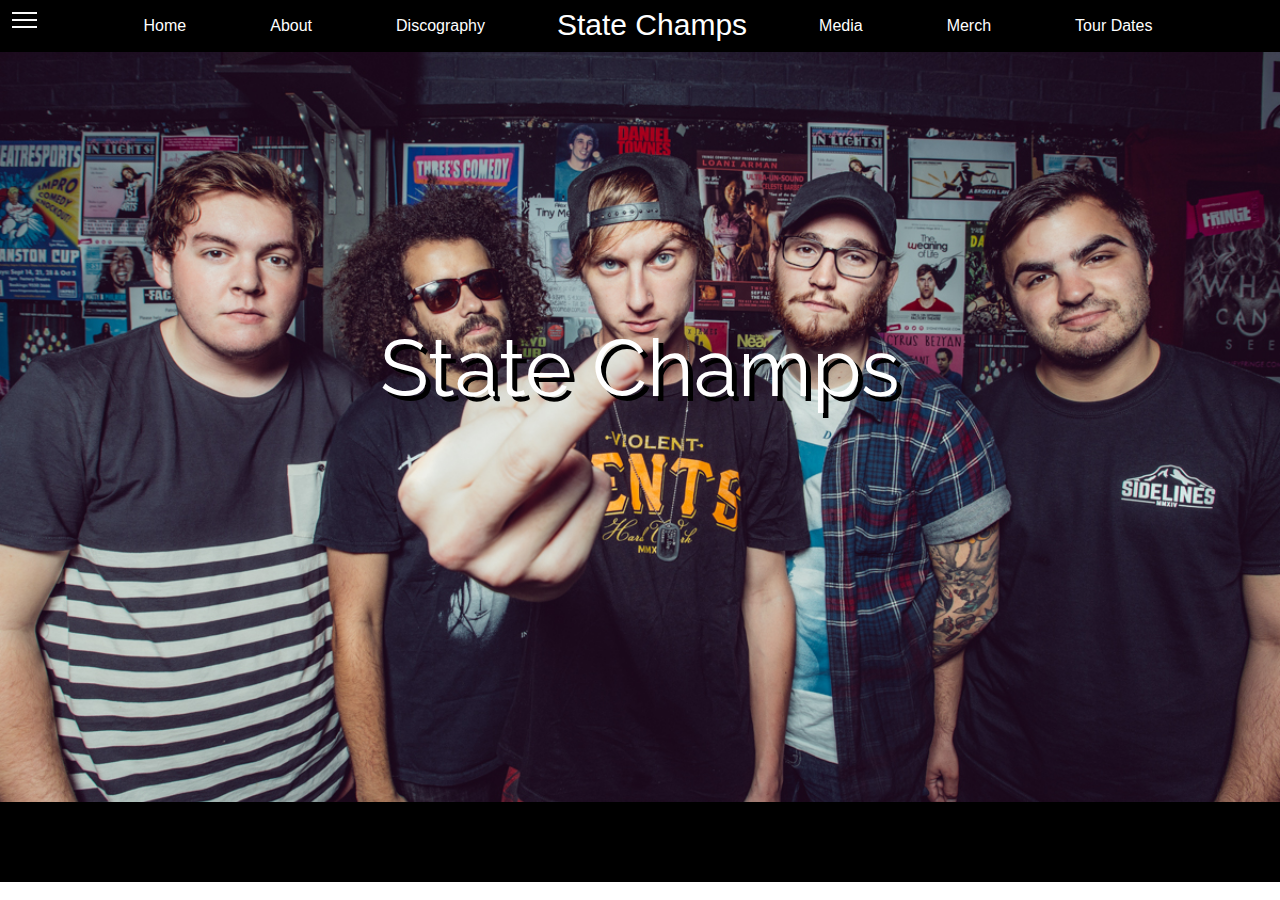
<file: index.html>
<!doctype html>
<html lang="en">
<head>
  <meta charset="UTF-8" />
  <meta name="description" content="Website for State Champs" />
  <meta name="author" content="Jiahao Tan">
  <meta name="viewport" content="width=device-width, initial-scale=1">
  <title>State Champs Home</title>
  <link rel="stylesheet" type="text/css" href="./assets/stylesheets/normalize.min.css" />
  <!-- OPTIONAL IMPORTS -->
  <link rel="stylesheet" type="text/css" href="./assets/stylesheets/bulma.min.css" />
  <link rel="stylesheet" type="text/css" href="https://fonts.googleapis.com/css?family=Raleway" />
  <link rel="stylesheet" href="https://use.fontawesome.com/releases/v5.0.13/css/all.css" integrity="sha384-DNOHZ68U8hZfKXOrtjWvjxusGo9WQnrNx2sqG0tfsghAvtVlRW3tvkXWZh58N9jp" crossorigin="anonymous">
  <link rel="stylesheet" type="text/css" href="../assets/stylesheets/plugins/jquery.fatNav.min.css" />
  <!-- END OPTIONAL IMPORTS -->
  <link rel="stylesheet" type="text/css" href="./assets/stylesheets/styles.css" />
</head>
<body>
  <nav class="navbar" role="navigation" aria-label="main navigation">
      <div class="container">
      <div class="navbar-menu" id="navMenu">
        <div class="navbar-center">
          <a class="navbar-item" href="/">Home</a>
          <a class="navbar-item" href="about.html">About</a>
          <a class="navbar-item" href="discography.html">Discography</a>
          <h1 class="logo">State Champs</h1>
          <a class="navbar-item" href="media.html">Media</a>
          <a class="navbar-item" href="merch.html">Merch</a>
          <a class="navbar-item" href="tour-dates.html">Tour Dates</a>
        </div>
      </div>
      <!-- <a class="navbar-burger" data-target="navMenu" aria-label="menu" aria-expanded="false"> -->
       <!-- <span aria-hidden="true"></span> -->
       <!-- <span aria-hidden="true"></span>  -->
       <!-- <span aria-hidden="true"></span>  -->
       <!-- </a>  -->
      <div class="fat-nav">
        <div class="fat-nav__wrapper">
          <ul>
            <li><a class="navbar-item" href="/">Home</a></li>
            <li><a class="navbar-item" href="about.html">About</a></li>
            <li><a class="navbar-item" href="discography.html">Discography</a></li>
            <li><a class="navbar-item" href="media.html">Media</a></li>
            <li><a class="navbar-item" href="merch.html">Merch</a></li>
            <li><a class="navbar-item" href="tour-dates.html">Tour Dates</a></li>
          </ul>
        </div>
      </div>
    </div>
  </nav>
  <main>
   <section class="hero-home is-dark">
      <div class="home-title has-text-centered">
        <h1>State Champs</h1>
      </div>
   </section>
  </main>
</body>
<footer>
  <div class="footer-links">
    <a href="https://www.facebook.com/statechampsny/">
      <div class="icon" style="font-size: 2em; color: white">
        <i class="fab fa-facebook-square"></i>
      </div>
    </a>
    <a href="https://www.youtube.com/user/PureNoiseRecs">
      <div class="icon" style="font-size: 2em; color: white">
        <i class="fab fa-youtube-square"></i>
      </div>
    </a>
    <a href="https://twitter.com/State_Champs?ref_src=twsrc%5Egoogle%7Ctwcamp%5Eserp%7Ctwgr%5Eauthor">
      <div class="icon" style="font-size: 2em; color: white">
        <i class="fab fa-twitter-square"></i>
      </div>
    </a>
    <a href="https://open.spotify.com/artist/1qqdO7xMptucPDMopsOdkr">
      <div class="icon" style="font-size: 2em; color: white">
        <i class="fab fa-spotify"></i>
      </div>
    </a>
  </div>
</footer>
<script src="../assets/javascripts/jquery.min.js"></script>
<script src="../assets/javascripts/plugins/jquery.fatNav.min.js"></script>
<script>
  $(document).ready(function(){
    console.log('jquery is enabled');
    $.fatNav();
  });
</script>
</html>
</file>
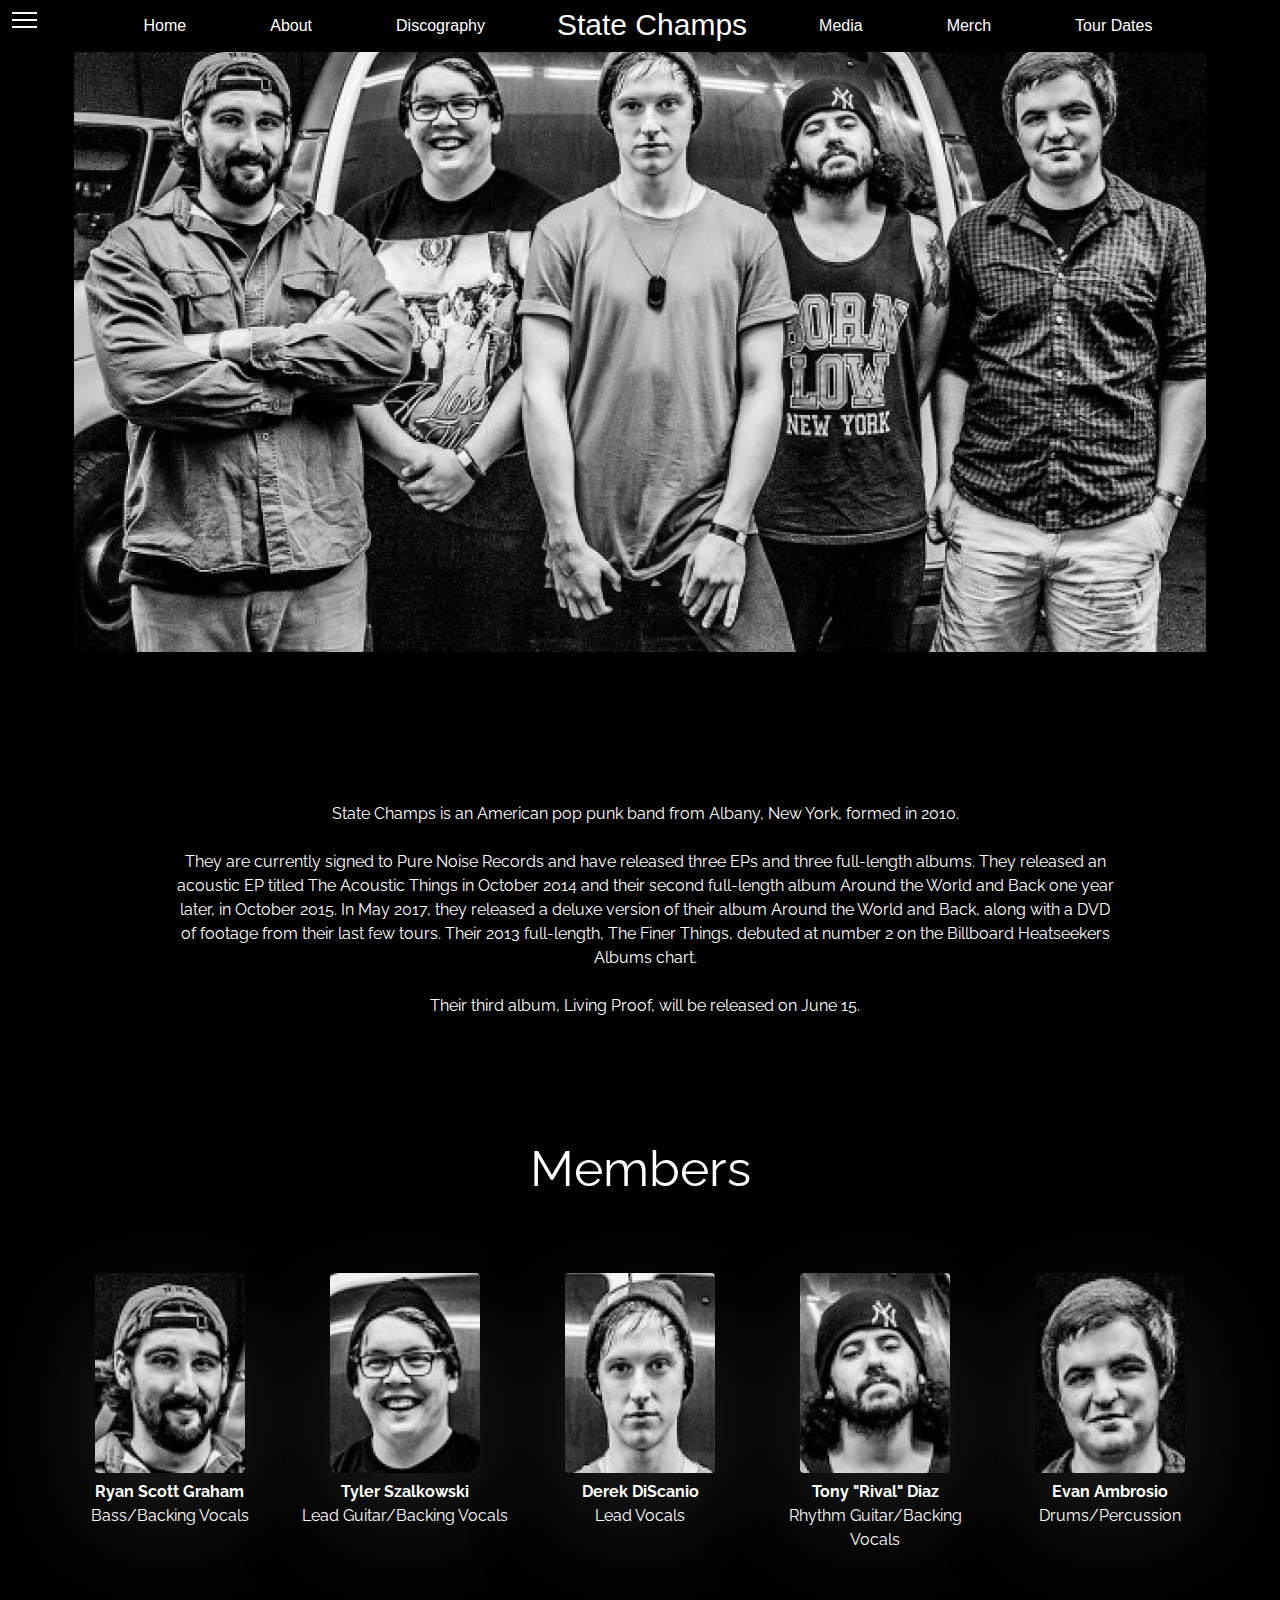
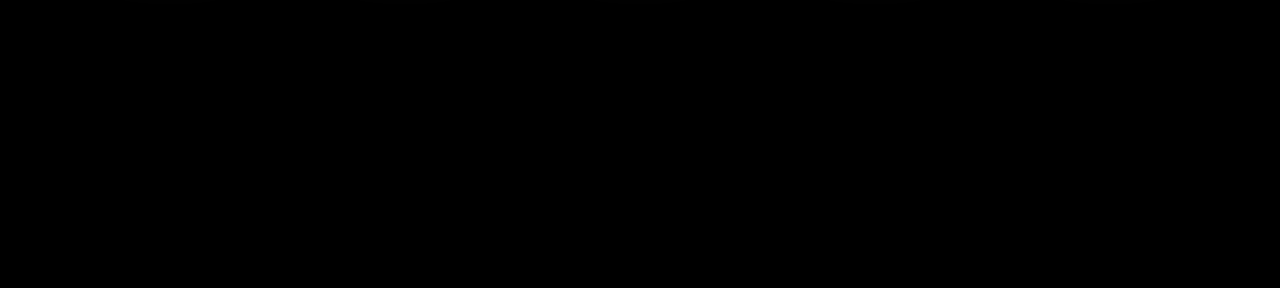
<file: about.html>
<!doctype html>
<html lang="en">
<head>
  <meta charset="UTF-8" />
  <meta name="description" content="Website for State Champs" />
  <meta name="author" content="Jiahao Tan">
  <meta name="viewport" content="width=device-width, initial-scale=1">
  <title>State Champs About</title>
  <link rel="stylesheet" type="text/css" href="./assets/stylesheets/normalize.min.css" />
  <!-- OPTIONAL IMPORTS -->
  <link rel="stylesheet" type="text/css" href="./assets/stylesheets/bulma.min.css" />
  <link rel="stylesheet" type="text/css" href="https://fonts.googleapis.com/css?family=Raleway" />
  <link rel="stylesheet" type="text/css" href="../assets/stylesheets/plugins/jquery.fatNav.min.css" />
  <!-- END OPTIONAL IMPORTS -->
  <link rel="stylesheet" type="text/css" href="./assets/stylesheets/styles.css" />
  <style>
   body{
     background-color: black;
    }
  </style>
</head>
<body>
  <nav class="navbar" role="navigation" aria-label="main navigation">
    <div class="container">
      <div class="navbar-menu" id="navMenu">
        <div class="navbar-center">
          <a class="navbar-item" href="/">Home</a>
          <a class="navbar-item" href="about.html">About</a>
          <a class="navbar-item" href="discography.html">Discography</a>
          <h1 class="logo">State Champs</h1>
          <a class="navbar-item" href="media.html">Media</a>
          <a class="navbar-item" href="merch.html">Merch</a>
          <a class="navbar-item" href="tour-dates.html">Tour Dates</a>
        </div>
      </div>
     <!-- <a class="navbar-burger" data-target="navMenu" aria-label="menu" aria-expanded="false">  -->
     <!-- <span aria-hidden="true"></span> -->
     <!-- <span aria-hidden="true"></span> -->
     <!-- <span aria-hidden="true"></span> -->
     <!-- </a> -->
      <div class="fat-nav">
        <div class="fat-nav__wrapper">
          <ul>
            <li><a class="navbar-item" href="/">Home</a></li>
            <li><a class="navbar-item" href="about.html">About</a></li>
            <li><a class="navbar-item" href="discography.html">Discography</a></li>
            <li><a class="navbar-item" href="media.html">Media</a></li>
            <li><a class="navbar-item" href="merch.html">Merch</a></li>
            <li><a class="navbar-item" href="tour-dates.html">Tour Dates</a></li>
          </ul>
        </div>
      </div>
    </div>
  </nav>
  <main>
    <section  class="about-background">
     <div class="hero --about is-dark">
     </div>
      <div class="container">
       <p class="about-introduction">
         State Champs is an American pop punk band from Albany, New York, formed in 2010.<br><br>They are currently signed to Pure Noise Records and have released three EPs and three full-length albums. They released an acoustic EP titled The Acoustic Things in October 2014 and their second full-length album Around the World and Back one year later, in October 2015. In May 2017, they released a deluxe version of their album Around the World and Back, along with a DVD of footage from their last few tours. Their 2013 full-length, The Finer Things, debuted at number 2 on the Billboard Heatseekers Albums chart.<br><br>Their third album, Living Proof, will be released on June 15.
        </p>
      </div>
      </br>
      </br>
      </br>
      </br>
      </br>
        <!-- <p class="profile-introduction1"> -->
          <!-- <img src="./assets/images/about/1.png" alt="about"  /> -->
          <!-- <img src="./assets/images/about/3.png" alt="about"  /> -->
          <!-- <img src="./assets/images/about/2.png" alt="about"  /> -->
        <!-- </p> -->
      <div class="subtitle has-text-centered">
        <h2>Members</h2>
      </div>
      <div class="section">
        <div class="container">
          <div class="columns">
            <div class="column">
              <ul class="band-list has-text-centered">
              <img src="./assets/images/about/1.png" alt="Ryan">
              <li>
                <b>Ryan Scott Graham</b>
              </li>
              <li>
                Bass/Backing Vocals <br> <br>
              </li>
            </ul>
            </div>
            <div class="column">
            <ul class="band-list has-text-centered">
              <img src="./assets/images/about/2.png" alt="Tyler">
              <li>
                <b>Tyler Szalkowski</b>
              </li>
              <li>
              Lead Guitar/Backing Vocals<br> <br>
              </li>
            </ul>
          </div>
          <div class="column">
            <ul class="band-list has-text-centered">
              <img src="./assets/images/about/3.png" alt="Derek">
              <li>
                <b>Derek DiScanio</b>
              </li>
              <li>
                Lead Vocals<br> <br>
              </li>
            </ul>
          </div>
          <div class="column">
            <ul class="band-list has-text-centered">
              <img src="./assets/images/about/4.png" alt="Tony">
              <li>
                <b>Tony "Rival" Diaz</b>
              </li>
              <li>
                Rhythm Guitar/Backing Vocals<br> <br>
              </li>
            </ul>
          </div>
          <div class="column">
            <ul class="band-list has-text-centered">
              <img src="./assets/images/about/5.png" alt="Evan">
              <li>
                <b>Evan Ambrosio</b>
              </li>
              <li>
                Drums/Percussion<br> <br>
              </li>
            </ul>
          </div>
        </div>
      </div>
    </div>

        </br>
        </br>
        </br>
        </br>
        </br>
        </br>
        </br>
        </br>
        </br>
        </br>
        </br>
        <!-- <p class="profile-introduction2"> -->
          <!-- <img src="./assets/images/about/4.png" alt="about"  /> -->
          <!-- <img src="./assets/images/about/5.png" alt="about"  /> -->
   </section>
  </main>
  <!-- <footer class="footer"> -->
    <!-- <div class="container"> -->
      <!-- <div class="content has-text-centered"> -->
        <!-- ...your footer content goes here... -->
      <!-- </div> -->
    <!-- </div> -->
  <!-- </footer> -->
</body>
<script src="./assets/javascripts/jquery.min.js"></script>
<script src="../assets/javascripts/plugins/jquery.fatNav.min.js"></script>
<script>
  $(document).ready(function(){
    console.log('jquery is enabled');
    $.fatNav();
  });
</script>
</html>
</file>
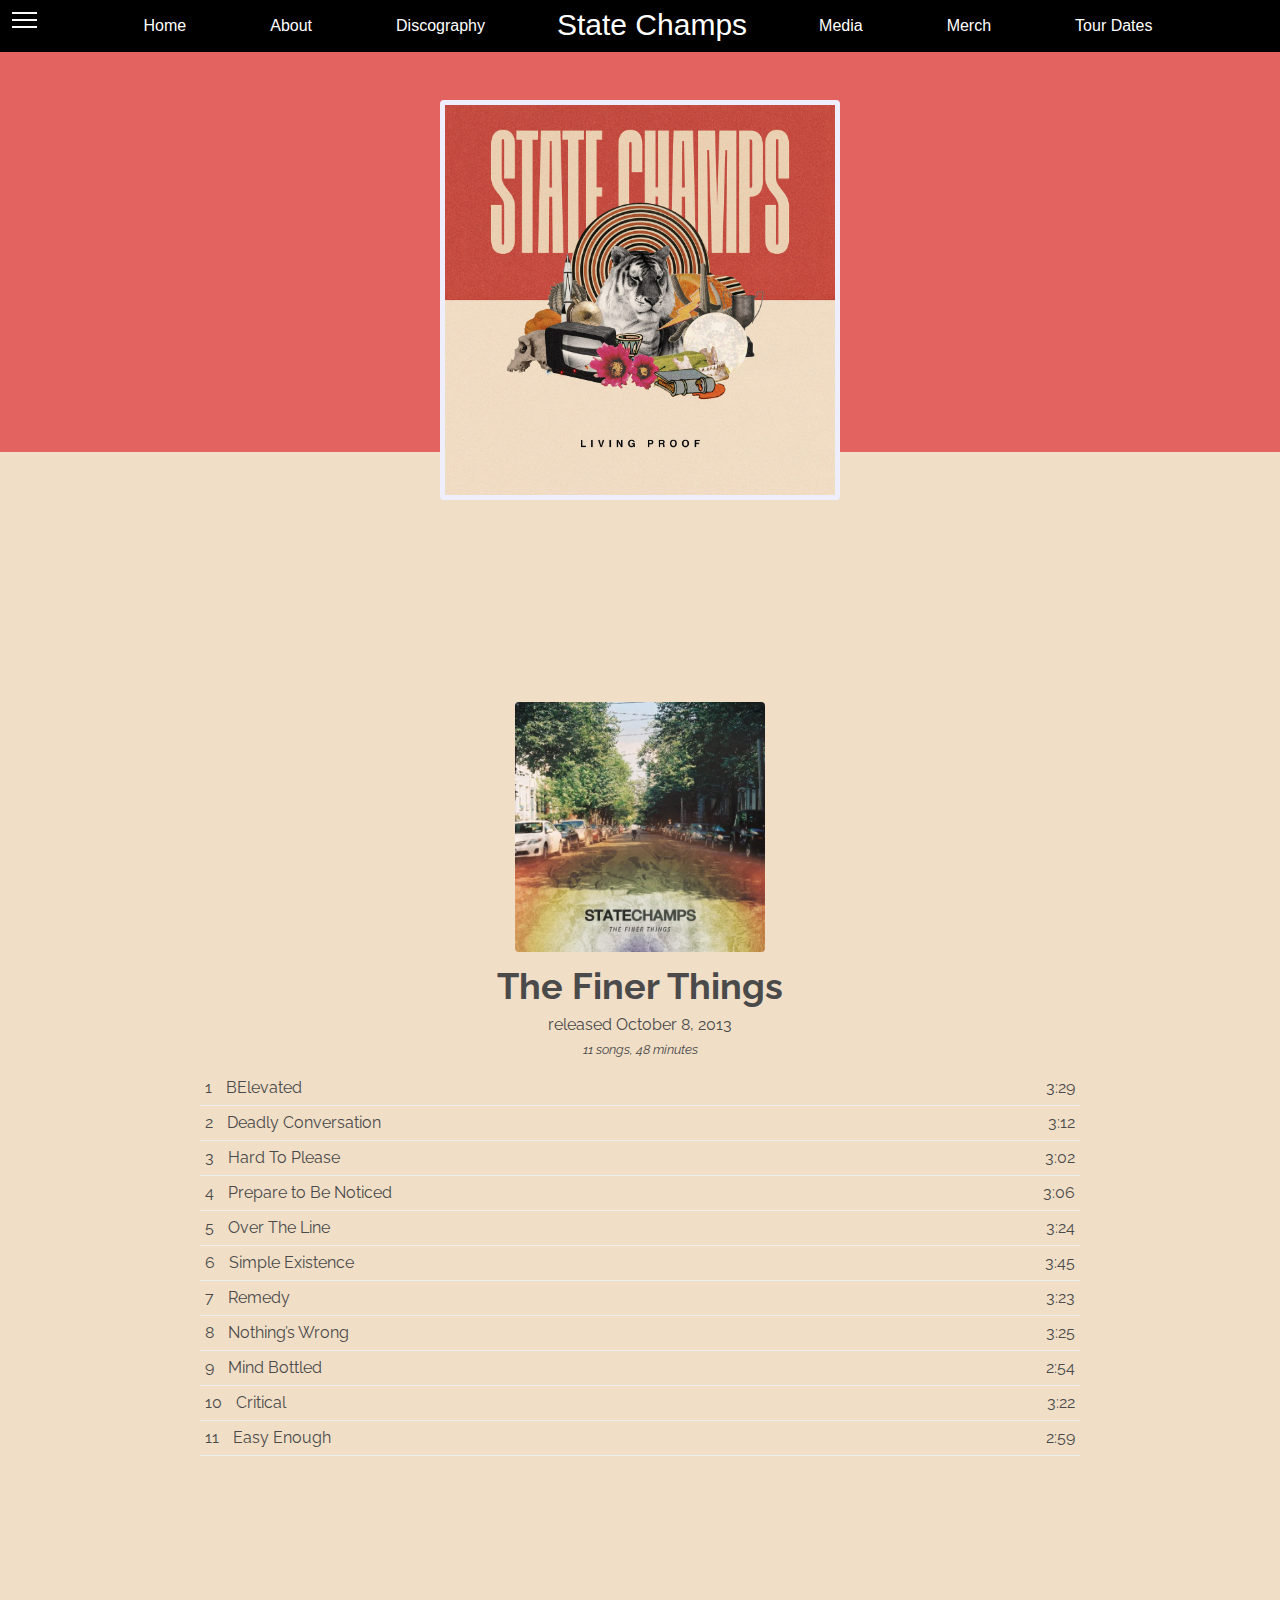
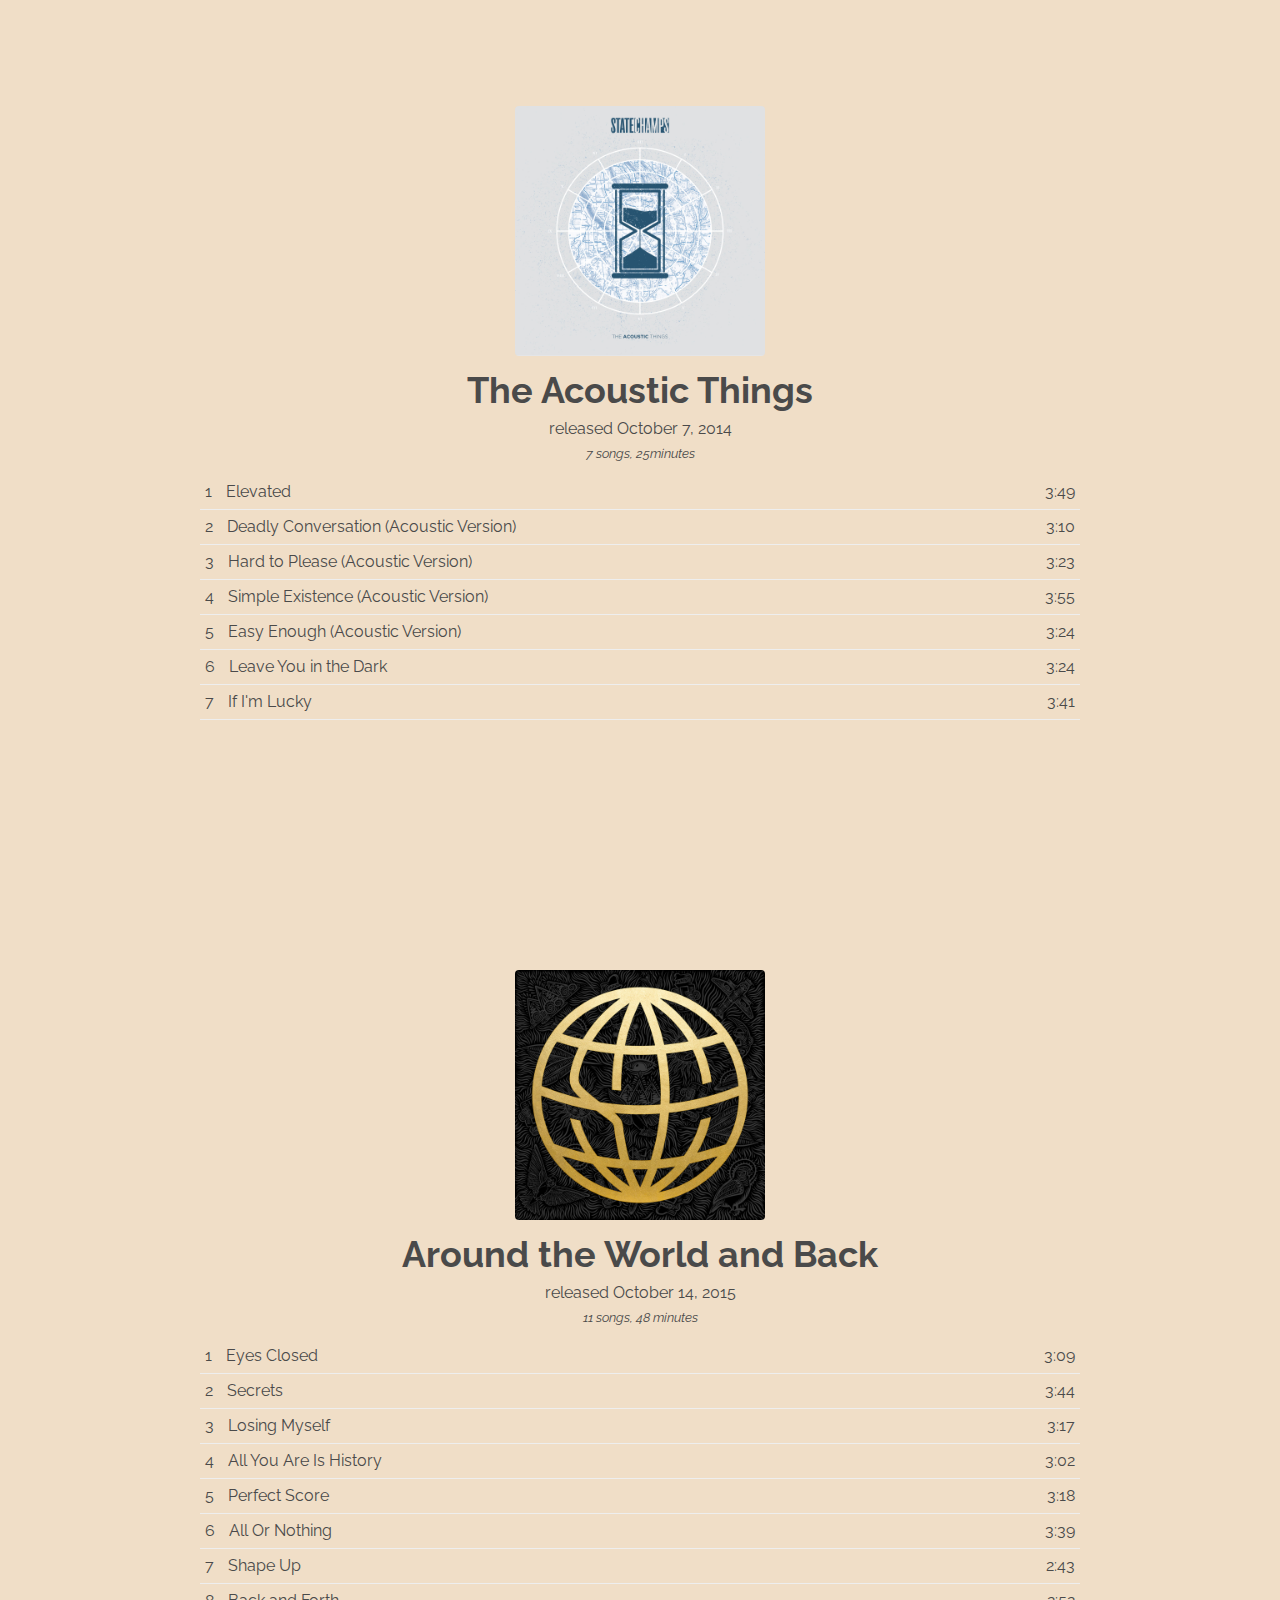
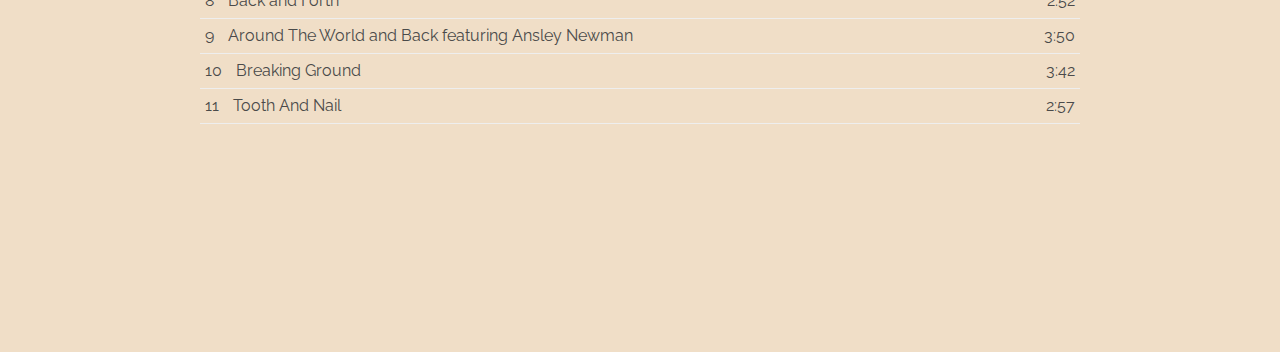
<file: discography.html>
<!doctype html>
<html lang="en">
<head>
  <meta charset="UTF-8" />
  <meta name="description" content="Website for State Champs" />
  <meta name="author" content="Jiahao Tan">
  <meta name="viewport" content="width=device-width, initial-scale=1">
  <title>State Champs Discography</title>
  <link rel="stylesheet" type="text/css" href="./assets/stylesheets/normalize.min.css" />
  <!-- OPTIONAL IMPORTS -->
  <link rel="stylesheet" type="text/css" href="./assets/stylesheets/bulma.min.css" />
  <link rel="stylesheet" type="text/css" href="https://fonts.googleapis.com/css?family=Raleway" />
  <link rel="stylesheet" type="text/css" href="../assets/stylesheets/plugins/jquery.fatNav.min.css" />
  <!-- END OPTIONAL IMPORTS -->
  <link rel="stylesheet" type="text/css" href="./assets/stylesheets/styles.css" />
</head>
<body>
  <nav class="navbar" role="navigation" aria-label="main navigation">
    <div class="container">
      <div class="navbar-menu" id="navMenu">
        <div class="navbar-center">
          <a class="navbar-item" href="/">Home</a>
          <a class="navbar-item" href="about.html">About</a>
          <a class="navbar-item" href="discography.html">Discography</a>
          <h1 class="logo">State Champs</h1>
          <a class="navbar-item" href="media.html">Media</a>
          <a class="navbar-item" href="merch.html">Merch</a>
          <a class="navbar-item" href="tour-dates.html">Tour Dates</a>
        </div>
      </div>
     <!-- <a class="navbar-burger" data-target="navMenu" aria-label="menu" aria-expanded="false">  -->
     <!-- <span aria-hidden="true"></span> -->
     <!-- <span aria-hidden="true"></span> -->
     <!-- <span aria-hidden="true"></span> -->
     <!-- </a> -->
      <div class="fat-nav">
        <div class="fat-nav__wrapper">
          <ul>
            <li><a class="navbar-item" href="/">Home</a></li>
            <li><a class="navbar-item" href="about.html">About</a></li>
            <li><a class="navbar-item" href="discography.html">Discography</a></li>
            <li><a class="navbar-item" href="media.html">Media</a></li>
            <li><a class="navbar-item" href="merch.html">Merch</a></li>
            <li><a class="navbar-item" href="tour-dates.html">Tour Dates</a></li>
          </ul>
        </div>
      </div>
    </div>
  </nav>
  <main>
    <section class="section1 has-text-centered">
      <div class="hero-body">
        <img src="./assets/images/discography/alblum.jpg" alt="about"/>
      </div>
    </section>
    <section class="section2 has-text-centered">
       <div class="container-album">
        <div class="row">
          <div class="col-xs-12">
            <div class="album">
             <a href="https://open.spotify.com/album/2Hbmdm8IXpkMRcXgY0vYGq?autoplay=true&v=L">
              <img class="album-cover" src= "./assets/images/discography/album sec1.jpg" alt="The Finer Things"/>
             </a>
             <ul class="album-details">
                <li>
                  <h2 class="album-title">The Finer Things</h2>
                </li>
                <li>
                  released October 8, 2013
                </li>
                <li>
                  <i style="font-size: 80%">11 songs, 48 minutes</i>
                </li>
             <ul class="track-listings">
                  <li>
                    <div class="listing-left">
                      <span class="track-number">1</span>
                      <span class="track-title">BElevated</span>
                    </div>
                    <div class="listing-right">
                      <div class="track-time">3:29</div>
                    </div>
                  </li>
                  <li>
                    <div class="listing-left">
                      <span class="track-number">2</span>
                      <span class="track-title">Deadly Conversation</span>
                    </div>
                    <div class="listing-right">
                      <div class="track-time">3:12</div>
                    </div>
                  </li>
                  <li>
                    <div class="listing-left">
                      <span class="track-number">3</span>
                      <span class="track-title">Hard To Please</span>
                    </div>
                    <div class="listing-right">
                      <div class="track-time">3:02</div>
                    </div>
                  </li>
                  <li>
                    <div class="listing-left">
                      <span class="track-number">4</span>
                      <span class="track-title">Prepare to Be Noticed</span>
                    </div>
                    <div class="listing-right">
                      <div class="track-time">3:06</div>
                    </div>
                  </li>
                  <li>
                    <div class="listing-left">
                      <span class="track-number">5</span>
                      <span class="track-title">Over The Line </span>
                    </div>
                    <div class="listing-right">
                      <div class="track-time">3:24</div>
                    </div>
                  </li>
                  <li>
                    <div class="listing-left">
                      <span class="track-number">6</span>
                      <span class="track-title">Simple Existence</span>
                    </div>
                    <div class="listing-right">
                      <div class="track-time">3:45</div>
                    </div>
                  </li>
                  <li>
                    <div class="listing-left">
                      <span class="track-number">7</span>
                      <span class="track-title">Remedy</span>
                    </div>
                    <div class="listing-right">
                      <div class="track-time">3:23</div>
                    </div>
                  </li>
                  <li>
                    <div class="listing-left">
                      <span class="track-number">8</span>
                      <span class="track-title">Nothing’s Wrong</span>
                    </div>
                    <div class="listing-right">
                      <div class="track-time">3:25</div>
                    </div>
                  </li>
                  <li>
                    <div class="listing-left">
                      <span class="track-number">9</span>
                      <span class="track-title">Mind Bottled</span>
                    </div>
                    <div class="listing-right">
                      <div class="track-time">2:54</div>
                    </div>
                  </li>
                  <li>
                    <div class="listing-left">
                      <span class="track-number">10</span>
                      <span class="track-title">Critical</span>
                    </div>
                    <div class="listing-right">
                      <div class="track-time">3:22</div>
                    </div>
                  </li>
                  <li>
                    <div class="listing-left">
                      <span class="track-number">11</span>
                      <span class="track-title">Easy Enough</span>
                    </div>
                    <div class="listing-right">
                      <div class="track-time">2:59</div>
                    </div>
                  </li>
                </ul>
              </ul>
            </div>
            <div class="album">
              <a href="https://open.spotify.com/album/1lLm5kIRG1acxB4DlEZTL8?autoplay=true&v=L">
               <img class="album-cover" src="./assets/images/discography/album sec3.jpg" alt="The Acoustic Things"/>
              </a>
              <ul class="album-details">
                <li>
                  <h2 class="album-title">The Acoustic Things</h2>
                </li>
                <li>
                  released October 7, 2014
                </li>
                <li>
                  <i style="font-size: 80%">7 songs, 25minutes</i>
                </li>
                <ul class="track-listings">
                  <li>
                    <div class="listing-left">
                      <span class="track-number">1</span>
                      <span class="track-title">Elevated</span>
                    </div>
                    <div class="listing-right">
                      <div class="track-time">3:49</div>
                    </div>
                  </li>
                  <li>
                    <div class="listing-left">
                      <span class="track-number">2</span>
                      <span class="track-title">Deadly Conversation (Acoustic Version)</span>
                    </div>
                    <div class="listing-right">
                      <div class="track-time">3:10</div>
                    </div>
                  </li>
                  <li>
                    <div class="listing-left">
                      <span class="track-number">3</span>
                      <span class="track-title">Hard to Please (Acoustic Version)</span>
                    </div>
                    <div class="listing-right">
                      <div class="track-time">3:23</div>
                    </div>
                  </li>
                  <li>
                    <div class="listing-left">
                      <span class="track-number">4</span>
                      <span class="track-title">Simple Existence (Acoustic Version)</span>
                    </div>
                    <div class="listing-right">
                      <div class="track-time">3:55</div>
                    </div>
                  </li>
                  <li>
                    <div class="listing-left">
                      <span class="track-number">5</span>
                      <span class="track-title">Easy Enough (Acoustic Version)</span>
                    </div>
                    <div class="listing-right">
                      <div class="track-time">3:24</div>
                    </div>
                  </li>
                  <li>
                    <div class="listing-left">
                      <span class="track-number">6</span>
                      <span class="track-title">Leave You in the Dark</span>
                    </div>
                    <div class="listing-right">
                      <div class="track-time">3:24</div>
                    </div>
                  </li>
                  <li>
                    <div class="listing-left">
                      <span class="track-number">7</span>
                      <span class="track-title">If I'm Lucky</span>
                    </div>
                    <div class="listing-right">
                      <div class="track-time">3:41</div>
                    </div>
                  </li>
          </div>
          <div class="album">
            <a href="https://open.spotify.com/album/1lLm5kIRG1acxB4DlEZTL8?autoplay=true&v=L">
             <img class="album-cover" src="./assets/images/discography/album sec2.jpg" alt="Around the World and Back"/>
            </a>
            <ul class="album-details">
              <li>
                <h2 class="album-title">Around the World and Back</h2>
              </li>
              <li>
                released October 14, 2015
              </li>
              <li>
                <i style="font-size: 80%">11 songs, 48 minutes</i>
              </li>
              <ul class="track-listings">
                <li>
                  <div class="listing-left">
                    <span class="track-number">1</span>
                    <span class="track-title">Eyes Closed</span>
                  </div>
                  <div class="listing-right">
                    <div class="track-time">3:09</div>
                  </div>
                </li>
                <li>
                  <div class="listing-left">
                    <span class="track-number">2</span>
                    <span class="track-title">Secrets</span>
                  </div>
                  <div class="listing-right">
                    <div class="track-time">3:44</div>
                  </div>
                </li>
                <li>
                  <div class="listing-left">
                    <span class="track-number">3</span>
                    <span class="track-title">Losing Myself</span>
                  </div>
                  <div class="listing-right">
                    <div class="track-time">3:17</div>
                  </div>
                </li>
                <li>
                  <div class="listing-left">
                    <span class="track-number">4</span>
                    <span class="track-title">All You Are Is History</span>
                  </div>
                  <div class="listing-right">
                    <div class="track-time">3:02</div>
                  </div>
                </li>
                <li>
                  <div class="listing-left">
                    <span class="track-number">5</span>
                    <span class="track-title">Perfect Score</span>
                  </div>
                  <div class="listing-right">
                    <div class="track-time">3:18</div>
                  </div>
                </li>
                <li>
                  <div class="listing-left">
                    <span class="track-number">6</span>
                    <span class="track-title">All Or Nothing</span>
                  </div>
                  <div class="listing-right">
                    <div class="track-time">3:39</div>
                  </div>
                </li>
                <li>
                  <div class="listing-left">
                    <span class="track-number">7</span>
                    <span class="track-title">Shape Up</span>
                  </div>
                  <div class="listing-right">
                    <div class="track-time">2:43</div>
                  </div>
                </li>
                <li>
                  <div class="listing-left">
                    <span class="track-number">8</span>
                    <span class="track-title">Back and Forth</span>
                  </div>
                  <div class="listing-right">
                    <div class="track-time">2:52</div>
                  </div>
                </li>
                <li>
                  <div class="listing-left">
                    <span class="track-number">9</span>
                    <span class="track-title">Around The World and Back featuring Ansley Newman</span>
                  </div>
                  <div class="listing-right">
                    <div class="track-time">3:50</div>
                  </div>
                </li>
                <li>
                  <div class="listing-left">
                    <span class="track-number">10</span>
                    <span class="track-title">Breaking Ground</span>
                  </div>
                  <div class="listing-right">
                    <div class="track-time">3:42</div>
                  </div>
                </li>
                <li>
                  <div class="listing-left">
                    <span class="track-number">11</span>
                    <span class="track-title">Tooth And Nail</span>
                  </div>
                  <div class="listing-right">
                    <div class="track-time">2:57</div>
                  </div>
                </li>
              </ul>
            </ul>
          </div>
        </div>
      </div>
    </section>
  </main>



</body>
<script src="./assets/javascripts/jquery.min.js"></script>
<script src="../assets/javascripts/plugins/jquery.fatNav.min.js"></script>
<script>
  $(document).ready(function(){
    console.log('jquery is enabled');
    $.fatNav();
  });
</script>
</html>



<!-- <div class="container"> -->
  <!-- <p class="discography1"> -->
    <!-- <img src="./assets/images/discography/album sec1.jpg" alt="The Finer Things"  /> -->
  <!-- </p> -->
  <!-- <h1 class="title">About</h1> -->
  <!-- <h2 class="subtitle"> -->
    <!-- Starter pages to help springboard into building your band website -->
  <!-- </h2> -->
  <!-- <P class="discography2"> -->
    <!-- <img src="./assets/images/discography/album sec2.jpg" alt="Around the World and Back"  /> -->
  <!-- </P> -->
<!-- </div> -->
</file>
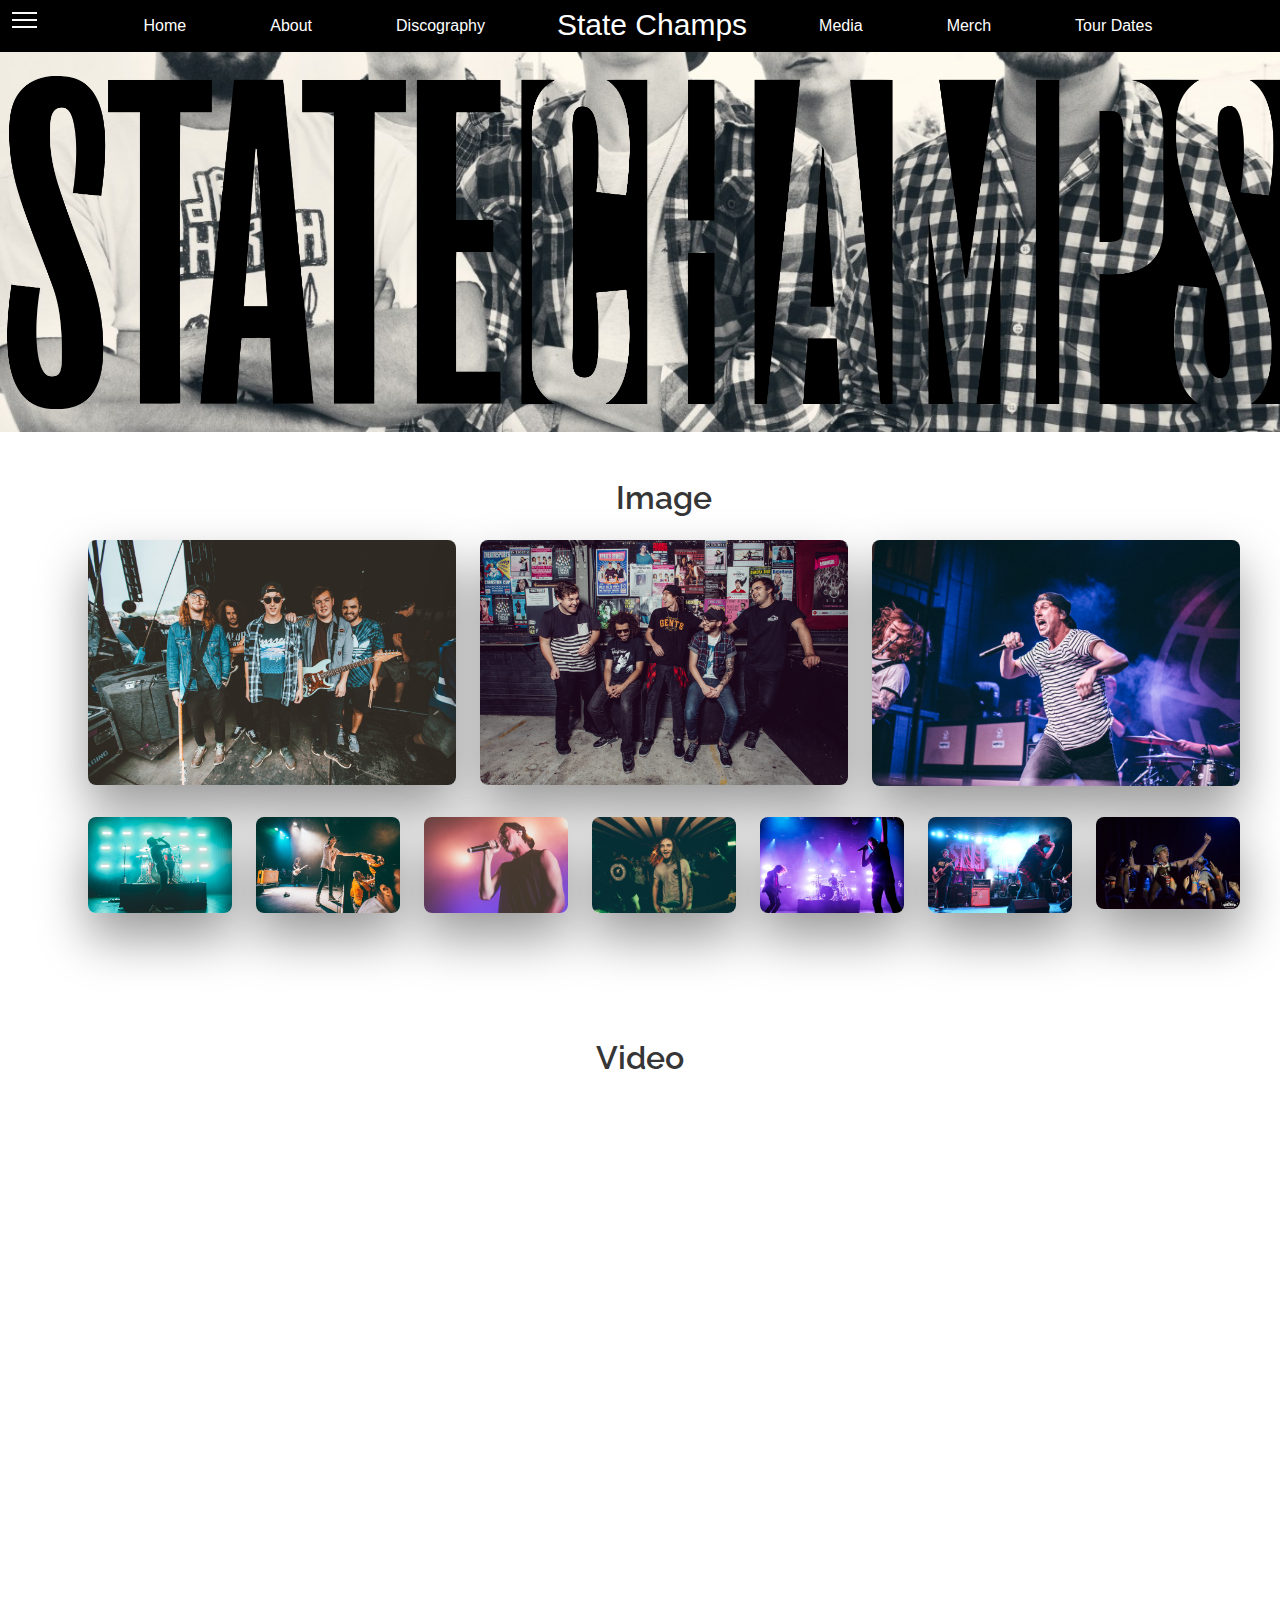
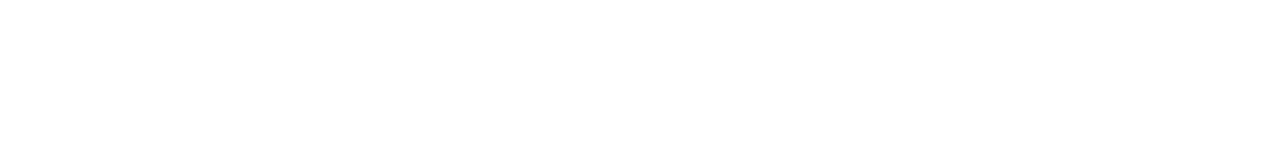
<file: media.html>
<!doctype html>
<html lang="en">
<head>
  <meta charset="UTF-8" />
  <meta name="description" content="Website for State Champs" />
  <meta name="author" content="Jiahao Tan">
  <meta name="viewport" content="width=device-width, initial-scale=1">
  <title>State Champs Media</title>
  <link rel="stylesheet" type="text/css" href="./assets/stylesheets/normalize.min.css" />
  <!-- OPTIONAL IMPORTS -->
  <link rel="stylesheet" type="text/css" href="./assets/stylesheets/bulma.min.css" />
  <link rel="stylesheet" type="text/css" href="https://fonts.googleapis.com/css?family=Raleway" />
  <link rel="stylesheet" type="text/css" href="../assets/stylesheets/plugins/lightbox.min.css" />
  <link rel="stylesheet" type="text/css" href="../assets/stylesheets/plugins/jquery.fatNav.min.css" />
  <!-- END OPTIONAL IMPORTS -->
  <link rel="stylesheet" type="text/css" href="./assets/stylesheets/styles.css" />
</head>
<body>
  <nav class="navbar" role="navigation" aria-label="main navigation">
    <div class="container">
      <div class="navbar-menu" id="navMenu">
        <div class="navbar-center">
          <a class="navbar-item" href="/">Home</a>
          <a class="navbar-item" href="about.html">About</a>
          <a class="navbar-item" href="discography.html">Discography</a>
          <h1 class="logo">State Champs</h1>
          <a class="navbar-item" href="media.html">Media</a>
          <a class="navbar-item" href="merch.html">Merch</a>
          <a class="navbar-item" href="tour-dates.html">Tour Dates</a>
        </div>
      </div>
     <!-- <a class="navbar-burger" data-target="navMenu" aria-label="menu" aria-expanded="false">  -->
     <!-- <span aria-hidden="true"></span> -->
     <!-- <span aria-hidden="true"></span> -->
     <!-- <span aria-hidden="true"></span> -->
     <!-- </a> -->
      <div class="fat-nav">
        <div class="fat-nav__wrapper">
          <ul>
            <li><a class="navbar-item" href="/">Home</a></li>
            <li><a class="navbar-item" href="about.html">About</a></li>
            <li><a class="navbar-item" href="discography.html">Discography</a></li>
            <li><a class="navbar-item" href="media.html">Media</a></li>
            <li><a class="navbar-item" href="merch.html">Merch</a></li>
            <li><a class="navbar-item" href="tour-dates.html">Tour Dates</a></li>
          </ul>
        </div>
      </div>
    </div>
  </nav>
  <style>
    .column img {
      border-radius: 8px;
      box-shadow: 0 25px 50px rgba(0, 0, 0, 0.4);
      transition: box-shadow .5s ease-in-out;
    }

    .column img:hover{
      cursor: pointer;
      box-shadow: 0 25px 50px rgba(0, 0, 0, 0.5);
    }
  </style>

  <main>
    <div class="media-page-banner">
    <br>
     <img class="banner-top-img" src="./assets/images/media/SC_LOGO media.png" />
    </div>
    <div class="container has-text-centered">
     <section class="section">
        <div class="container">
          <h1 class="title">Image</h1>
          <div class="columns">
            <div class="column has-text-centered">
              <a
                href="../assets/images/plugins/lightbox/media 01.jpg"
                data-lightbox="demo-lightbox"
                data-title="1">
                <img src="../assets/images/plugins/lightbox/media 01.jpg" />
              </a>
            </div>
            <div class="column has-text-centered">
              <a
                href="../assets/images/plugins/lightbox/media 02.jpg"
                data-lightbox="demo-lightbox"
                data-title="2">
                <img src="../assets/images/plugins/lightbox/media 02.jpg" />
              </a>
            </div>
            <div class="column has-text-centered">
              <a
                href="../assets/images/plugins/lightbox/media 03.jpeg"
                data-lightbox="demo-lightbox"
                data-title="3">
                <img src="../assets/images/plugins/lightbox/media 03.jpeg" />
              </a>
            </div>
          </div>
          <div class="columns">
            <div class="column has-text-centered">
              <a
                href="../assets/images/plugins/lightbox/media 04.jpg"
                data-lightbox="demo-lightbox"
                data-title="4">
                <img src="../assets/images/plugins/lightbox/media 04.jpg" />
              </a>
            </div>
            <div class="column has-text-centered">
              <a
                href="../assets/images/plugins/lightbox/media 05.jpg"
                data-lightbox="demo-lightbox"
                data-title="5">
                <img src="../assets/images/plugins/lightbox/media 05.jpg" />
              </a>
            </div>
            <div class="column has-text-centered">
              <a
                href="../assets/images/plugins/lightbox/media 06.jpg"
                data-lightbox="demo-lightbox"
                data-title="6">
                <img src="../assets/images/plugins/lightbox/media 06.jpg" />
              </a>
            </div>
            <div class="column has-text-centered">
              <a
                href="../assets/images/plugins/lightbox/media 07.jpg"
                data-lightbox="demo-lightbox"
                data-title="6">
                <img src="../assets/images/plugins/lightbox/media 07.jpg" />
              </a>
            </div>
            <div class="column has-text-centered">
              <a
                href="../assets/images/plugins/lightbox/media 08.jpg"
                data-lightbox="demo-lightbox"
                data-title="6">
                <img src="../assets/images/plugins/lightbox/media 08.jpg" />
              </a>
            </div>
            <div class="column has-text-centered">
              <a
                href="../assets/images/plugins/lightbox/media 09.jpg"
                data-lightbox="demo-lightbox"
                data-title="6">
                <img src="../assets/images/plugins/lightbox/media 09.jpg" />
              </a>
            </div>
            <div class="column has-text-centered">
              <a
                href="../assets/images/plugins/lightbox/media 10.jpg"
                data-lightbox="demo-lightbox"
                data-title="6">
                <img src="../assets/images/plugins/lightbox/media 10.jpg" />
              </a>
            </div>
          </div>
        </div>
      </section>
    </br>
    </br>
    </br>
      <h1 class="title">Video</h1>
      <div class="media-list has-text-centered">
        <iframe width="500" height="315" src="https://www.youtube.com/embed/gOZEhFHWZD4" frameborder="0" allow="autoplay; encrypted-media" allowfullscreen></iframe>
        <iframe width="500" height="315" src="https://www.youtube.com/embed/3bRUM_FJAFY" frameborder="0" allow="autoplay; encrypted-media" allowfullscreen></iframe>
        <iframe width="500" height="315" src="https://www.youtube.com/embed/2Fdx4TcQFe8" frameborder="0" allow="autoplay; encrypted-media" allowfullscreen></iframe>
      </div>
   </div>
  </main>
  </body>
  <script src="../assets/javascripts/jquery.min.js"></script>
  <script src="../assets/javascripts/plugins/lightbox.min.js"></script>
  <script src="../assets/javascripts/plugins/jquery.fatNav.min.js"></script>
  <script>
    $(document).ready(function(){
      console.log('jquery is enabled');
      $.fatNav();
    });
  </script>
  </html>



<!-- <script src="./assets/javascripts/jquery.min.js"></script> -->
<!-- <script> -->
  <!-- $(document).ready(function(){ -->
    <!-- console.log('jquery is enabled'); -->
  <!-- }); -->
<!-- </script> -->
<!-- </html> -->
</file>
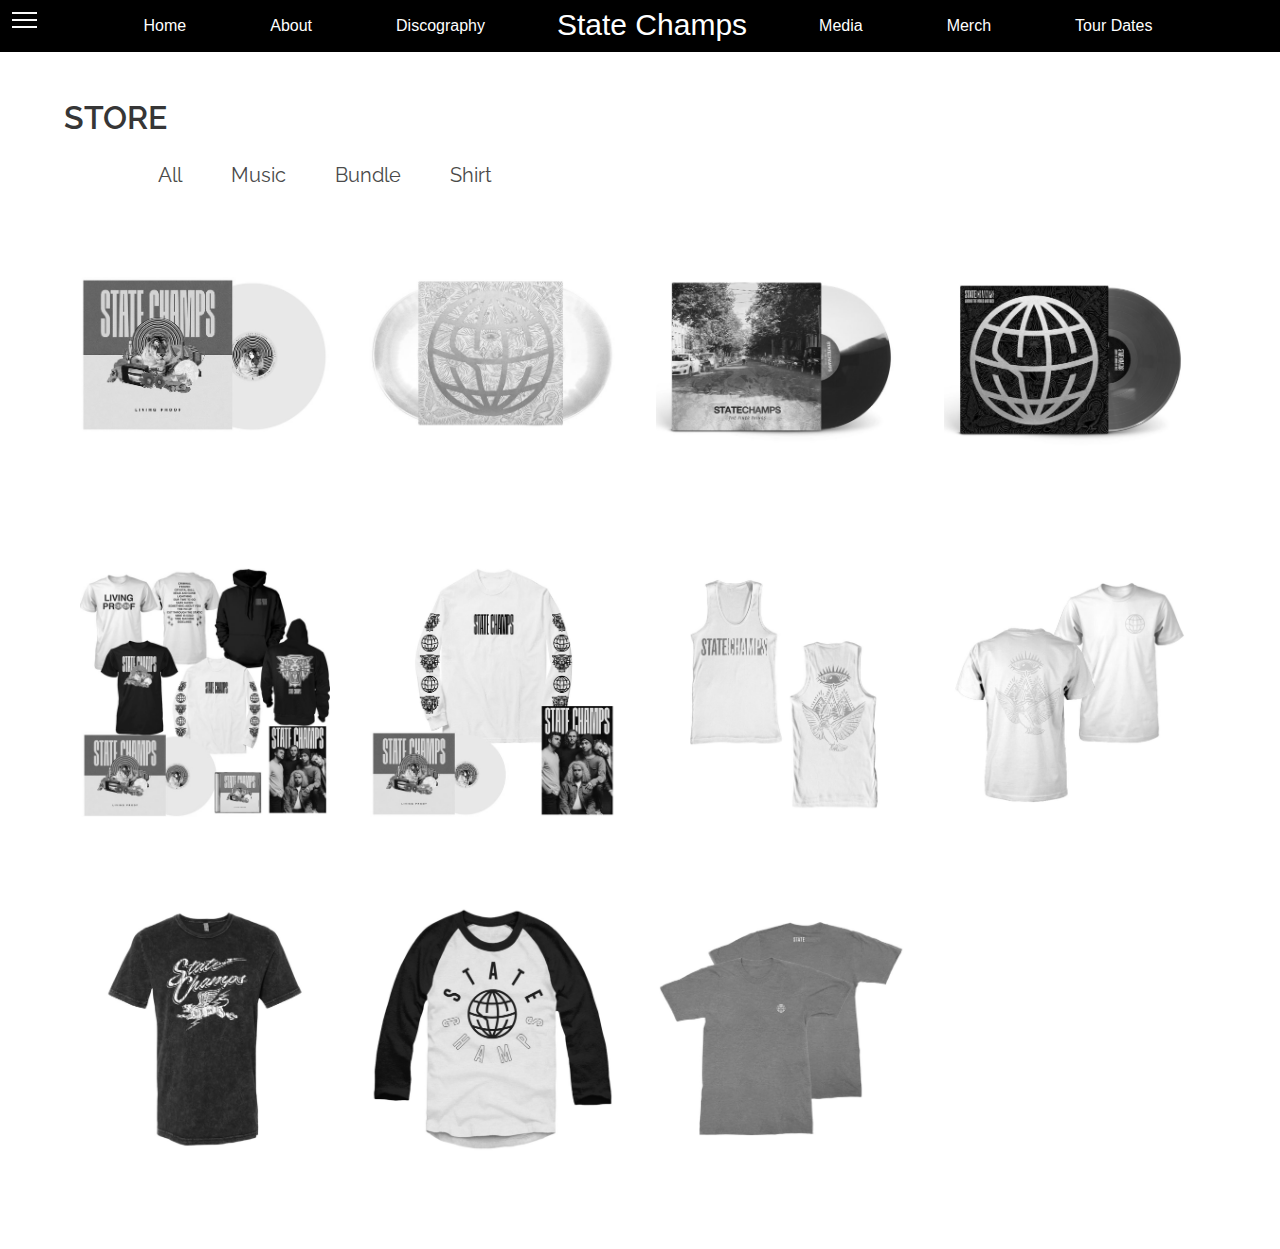
<file: merch.html>
<!doctype html>
<html lang="en">
<head>
  <meta charset="UTF-8" />
  <meta name="description" content="Website for State Champs" />
  <meta name="author" content="Jiahao Tan">
  <meta name="viewport" content="width=device-width, initial-scale=1">
  <title>State Champs Merch</title>
  <link rel="stylesheet" type="text/css" href="./assets/stylesheets/normalize.min.css" />
  <!-- OPTIONAL IMPORTS -->
  <link rel="stylesheet" type="text/css" href="./assets/stylesheets/bulma.min.css" />
  <link rel="stylesheet" type="text/css" href="https://fonts.googleapis.com/css?family=Raleway" />
  <link rel="stylesheet" type="text/css" href="../assets/stylesheets/plugins/filterizr.css" />
  <link rel="stylesheet" type="text/css" href="../assets/stylesheets/plugins/jquery.fatNav.min.css" />
  <!-- END OPTIONAL IMPORTS -->
  <link rel="stylesheet" type="text/css" href="./assets/stylesheets/styles.css" />
</head>
<body>
  <nav class="navbar" role="navigation" aria-label="main navigation">
    <div class="container">
      <div class="navbar-menu" id="navMenu">
        <div class="navbar-center">
          <a class="navbar-item" href="/">Home</a>
          <a class="navbar-item" href="about.html">About</a>
          <a class="navbar-item" href="discography.html">Discography</a>
          <h1 class="logo">State Champs</h1>
          <a class="navbar-item" href="media.html">Media</a>
          <a class="navbar-item" href="merch.html">Merch</a>
          <a class="navbar-item" href="tour-dates.html">Tour Dates</a>
        </div>
      </div>
     <!-- <a class="navbar-burger" data-target="navMenu" aria-label="menu" aria-expanded="false">  -->
     <!-- <span aria-hidden="true"></span> -->
     <!-- <span aria-hidden="true"></span> -->
     <!-- <span aria-hidden="true"></span> -->
     <!-- </a> -->
      <div class="fat-nav">
        <div class="fat-nav__wrapper">
          <ul>
            <li><a class="navbar-item" href="/">Home</a></li>
            <li><a class="navbar-item" href="about.html">About</a></li>
            <li><a class="navbar-item" href="discography.html">Discography</a></li>
            <li><a class="navbar-item" href="media.html">Media</a></li>
            <li><a class="navbar-item" href="merch.html">Merch</a></li>
            <li><a class="navbar-item" href="tour-dates.html">Tour Dates</a></li>
          </ul>
        </div>
      </div>
    </div>
  </nav>
  <section class="section">
    <div class="container">
      <h1 class="title">STORE</h1>
      <ul id="filter-list">
         <!-- For filtering controls add -->
         <li data-filter="all"> All</li>
         <li data-filter="1"> Music </li>
         <li data-filter="2"> Bundle </li>
         <li data-filter="3"> Shirt</li>
      </ul>
      <style>
        .filtr-item {
          width: 25%;
        }
        @media screen and (max-width: 720px){
          .filtr-item {
            width: 100%;
          }
        }
      </style>
      <div class="filtr-container">
        <div class="filtr-item" data-category="1" data-sort="value">
           <img src="../assets/images/plugins/filterizr/music1.png" alt="sample">
        </div>
        <div class="filtr-item" data-category="1" data-sort="value">
           <img src="../assets/images/plugins/filterizr/music2.png" alt="sample">
        </div>
        <div class="filtr-item" data-category="1" data-sort="value">
           <img src="../assets/images/plugins/filterizr/music4.png" alt="sample">
        </div>
        <div class="filtr-item" data-category="1" data-sort="value">
           <img src="../assets/images/plugins/filterizr/music5.png" alt="sample">
        </div>
        <div class="filtr-item" data-category="2" data-sort="value">
           <img src="../assets/images/plugins/filterizr/bundle1.png" alt="sample">
        </div>
        <div class="filtr-item" data-category="2" data-sort="value">
           <img src="../assets/images/plugins/filterizr/bundle2.png" alt="sample">
        </div>
        <div class="filtr-item" data-category="3" data-sort="value">
           <img src="../assets/images/plugins/filterizr/shirt1.png" alt="sample">
        </div>
        <div class="filtr-item" data-category="3" data-sort="value">
           <img src="../assets/images/plugins/filterizr/shirt2.png" alt="sample">
        </div>
        <div class="filtr-item" data-category="3" data-sort="value">
           <img src="../assets/images/plugins/filterizr/shirt3.png" alt="sample">
        </div>
        <div class="filtr-item" data-category="3" data-sort="value">
          <img src="../assets/images/plugins/filterizr/shirt4.png" alt="sample">
        </div>
        <div class="filtr-item" data-category="3" data-sort="value">
          <img src="../assets/images/plugins/filterizr/shirt5.png" alt="sample">
        </div>
      </div>
    </div>
  </section>
</body>
<script src="../assets/javascripts/jquery.min.js"></script>
<script src="../assets/javascripts/plugins/jquery.filterizr.min.js"></script>
<script src="../assets/javascripts/plugins/jquery.fatNav.min.js"></script>
<script>
  $(document).ready(function(){
    console.log('jquery is enabled');
    $('.filtr-container').filterizr({});
  });
</script>
<script>
  $(document).ready(function(){
    console.log('jquery is enabled');
    $.fatNav();
  });
</script>
<!-- <script> -->
<!-- document.addEventListener('DOMContentLoaded', function () { -->

  <!-- // Get all "navbar-burger" elements -->
  <!-- var $navbarBurgers = Array.prototype.slice.call(document.querySelectorAll('.navbar-burger'), 0); -->

  <!-- // Check if there are any navbar burgers -->
  <!-- if ($navbarBurgers.length > 0) { -->

    <!-- // Add a click event on each of them -->
    <!-- $navbarBurgers.forEach(function ($el) { -->
      <!-- $el.addEventListener('click', function () { -->

        <!-- // Get the target from the "data-target" attribute -->
        <!-- var target = $el.dataset.target; -->
        <!-- var $target = document.getElementById(target); -->

        <!-- // Toggle the class on both the "navbar-burger" and the "navbar-menu" -->
        <!-- $el.classList.toggle('is-active'); -->
        <!-- $target.classList.toggle('is-active'); -->

      <!-- }); -->
    <!-- }); -->
  <!-- } -->

<!-- }); -->
<!-- </script> -->

</html>
</file>
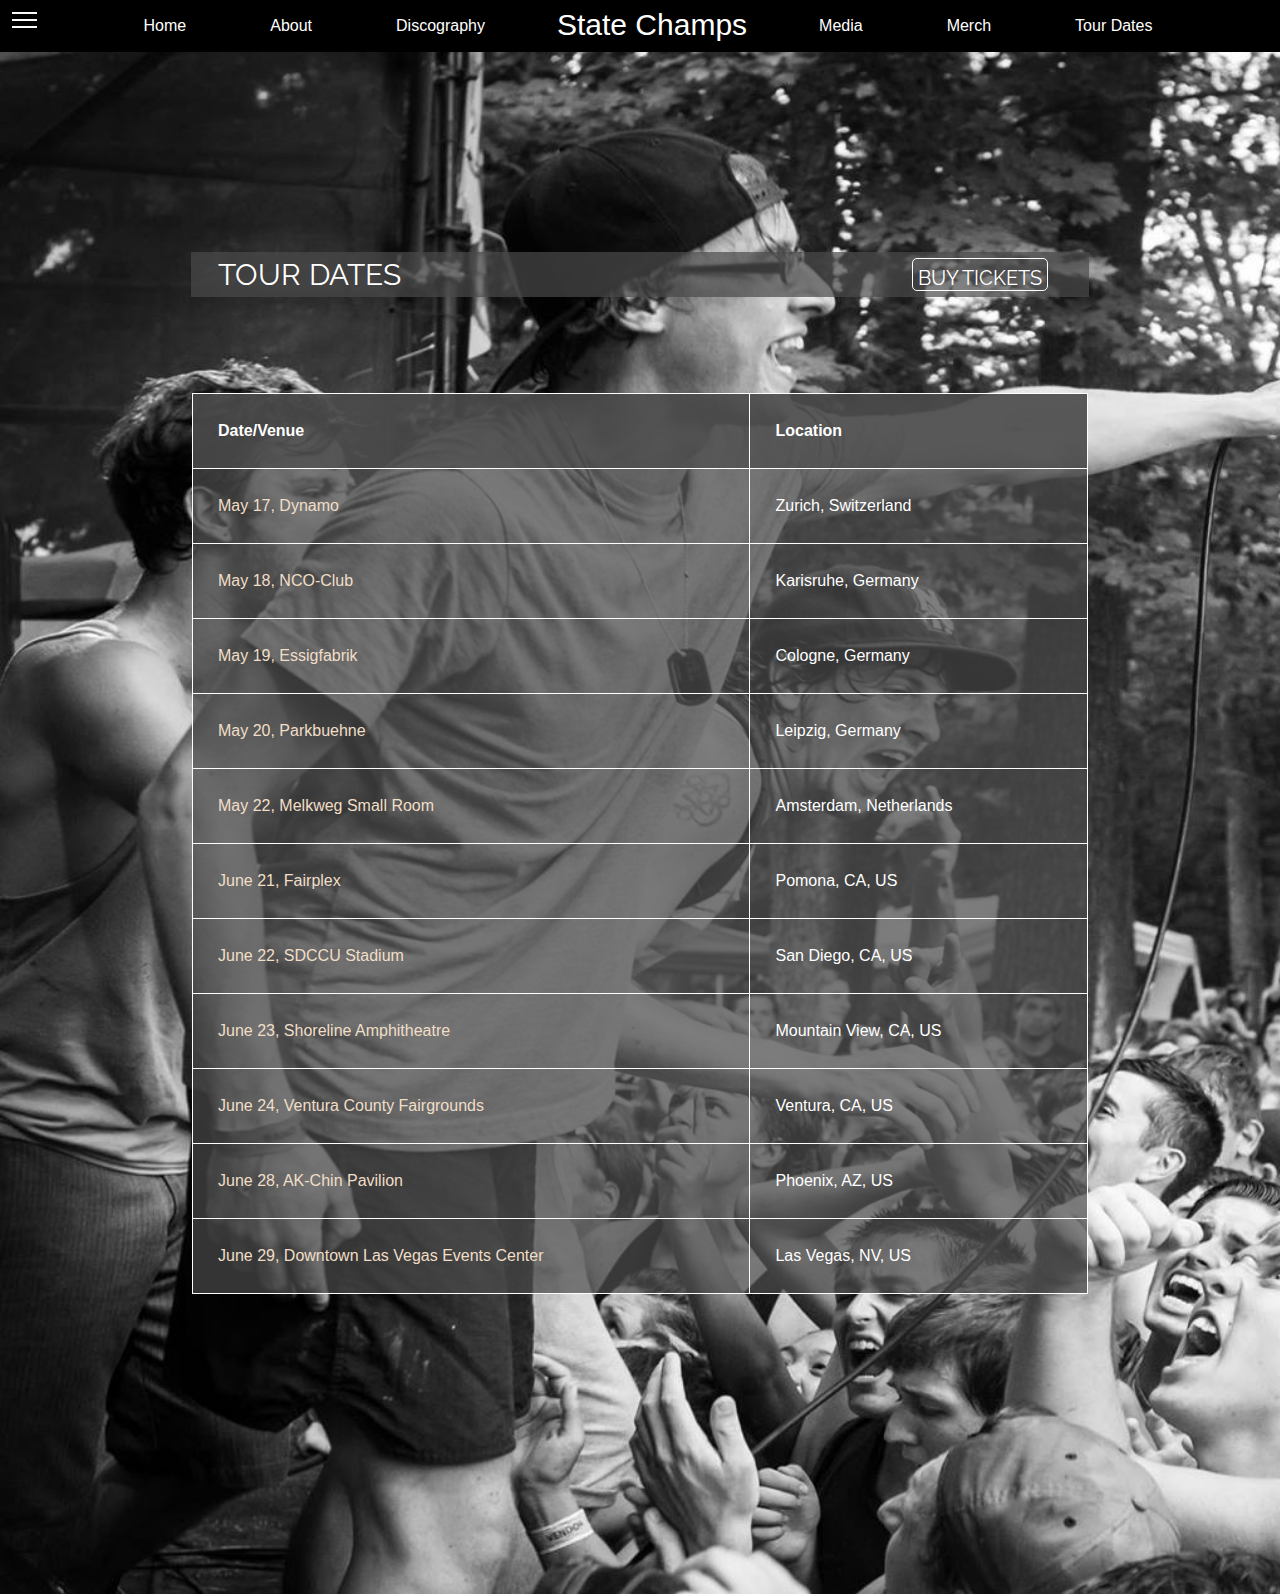
<file: tour-dates.html>
<!doctype html>
<html lang="en">
<head>
  <meta charset="UTF-8" />
  <meta name="description" content="Website for State Champs" />
  <meta name="author" content="Jiahao Tan">
  <meta name="viewport" content="width=device-width, initial-scale=1">
  <title>State Champs Tour Dates</title>
  <link rel="stylesheet" type="text/css" href="./assets/stylesheets/normalize.min.css" />
  <!-- OPTIONAL IMPORTS -->
  <link rel="stylesheet" type="text/css" href="./assets/stylesheets/bulma.min.css" />
  <link rel="stylesheet" type="text/css" href="https://fonts.googleapis.com/css?family=Raleway" />
  <link rel="stylesheet" type="text/css" href="../assets/stylesheets/plugins/jquery.fatNav.min.css" />
  <!-- END OPTIONAL IMPORTS -->
  <link rel="stylesheet" type="text/css" href="./assets/stylesheets/styles.css" />
</head>
<body>
  <nav class="navbar" role="navigation" aria-label="main navigation">
    <div class="container">
      <div class="navbar-menu" id="navMenu">
        <div class="navbar-center">
          <a class="navbar-item" href="/">Home</a>
          <a class="navbar-item" href="about.html">About</a>
          <a class="navbar-item" href="discography.html">Discography</a>
          <h1 class="logo">State Champs</h1>
          <a class="navbar-item" href="media.html">Media</a>
          <a class="navbar-item" href="merch.html">Merch</a>
          <a class="navbar-item" href="tour-dates.html">Tour Dates</a>
        </div>
      </div>
     <!-- <a class="navbar-burger" data-target="navMenu" aria-label="menu" aria-expanded="false">  -->
     <!-- <span aria-hidden="true"></span> -->
     <!-- <span aria-hidden="true"></span> -->
     <!-- <span aria-hidden="true"></span> -->
     <!-- </a> -->
      <div class="fat-nav">
        <div class="fat-nav__wrapper">
          <ul>
            <li><a class="navbar-item" href="/">Home</a></li>
            <li><a class="navbar-item" href="about.html">About</a></li>
            <li><a class="navbar-item" href="discography.html">Discography</a></li>
            <li><a class="navbar-item" href="media.html">Media</a></li>
            <li><a class="navbar-item" href="merch.html">Merch</a></li>
            <li><a class="navbar-item" href="tour-dates.html">Tour Dates</a></li>
          </ul>
        </div>
      </div>
    </div>
  </nav>
  <main>
   <div class="tourdates-background">
    <div class="container">
     <div class="tourdates-section1">
      <span class="tourdates-title1">TOUR DATES
      </span>
      <span class="tourdates-title2">
       <a href="https://www.ticketmaster.com/State-Champs-tickets/artist/1637436">BUY TICKETS</a>
     </span>
   </div>
     </div>
    </br>
    </br>
    </br>
    </br>
    <table>
      <thead>
        <tr>
          <th class="table-head">Date/Venue</th>
          <th>Location</th>
        </tr>
      </thead>
      <tbody>
       <tr>
        <td>
          <a href="https://www.songkick.com/artists/213767-state-champs">May 17, Dynamo</a>
        </td>
        <td>Zurich, Switzerland</td>
       </tr>
       <tr>
        <td>
          <a href="https://www.songkick.com/artists/213767-state-champs">May 18, NCO-Club</a>
        </td>
        <td>Karisruhe, Germany</td>
       </tr>
       <tr>
        <td>
          <a href="https://www.songkick.com/artists/213767-state-champs">May 19, Essigfabrik</a>
        </td>
        <td>Cologne, Germany</td>
       </tr>
       <tr>
        <td>
          <a href="https://www.songkick.com/artists/213767-state-champs">May 20, Parkbuehne</a>
        </td>
        <td>Leipzig, Germany</td>
       </tr>
       <tr>
        <td>
          <a href="https://www.songkick.com/artists/213767-state-champs">May 22, Melkweg Small Room</a>
        </td>
        <td>Amsterdam, Netherlands </td>
       </tr>
       <tr>
        <td>
          <a href="https://www.songkick.com/artists/213767-state-champs">June 21, Fairplex</a>
        </td>
        <td>Pomona, CA, US</td>
       </tr>
       <tr>
        <td>
          <a href="https://www.songkick.com/artists/213767-state-champs">June 22, SDCCU Stadium</a>
        </td>
        <td>San Diego, CA, US</td>
       </tr>
       <tr>
        <td>
          <a href="https://www.songkick.com/artists/213767-state-champs">June 23, Shoreline Amphitheatre</a>
        </td>
        <td>Mountain View, CA, US</td>
       </tr>
       <tr>
        <td>
          <a href="https://www.songkick.com/artists/213767-state-champs">June 24, Ventura County Fairgrounds</a>
        </td>
        <td>Ventura, CA, US</td>
       </tr>
       <tr>
        <td>
          <a href="https://www.songkick.com/artists/213767-state-champs">June 28, AK-Chin Pavilion</a>
        </td>
        <td>Phoenix, AZ, US</td>
       </tr>
       <tr>
        <td>
          <a href="https://www.songkick.com/artists/213767-state-champs">June 29, Downtown Las Vegas Events Center</a>
        </td>
        <td>Las Vegas, NV, US</td>
       </tr>
      </tbody>
    </table>
   </div>
  </main>
  </body>
  <script src="./assets/javascripts/jquery.min.js"></script>
  <script src="../assets/javascripts/plugins/jquery.fatNav.min.js"></script>
  <script>
    $(document).ready(function(){
      console.log('jquery is enabled');
      $.fatNav();
    });
  </script>
</html>
</file>
<file: assets/stylesheets/styles.css>
* {
  box-sizing: border-box;
}

html, body {
  width: 100%;
  height: 100%;
  font-family: 'Raleway', sans-serif;
  -webkit-font-smoothing: antialiased;
	-moz-osx-font-smoothing: grayscale;
  margin: 0;
  padding: 0;
}

.img-responsive {
  width: 100%;
  height: auto;
}

.navbar-center {
  width: 100%;
  display: flex;
  justify-content: center;
}

/*
----------------------------------------------------------------------------------------------------
 HOMEPAGE STYLES
----------------------------------------------------------------------------------------------------
*/

nav{
 margin-top: auto;
 /* padding-top:25px; */
 /* padding-bottom:25px; */
 /* padding-right:50px; */
 /* padding-left: :50px; */
    padding:0 0 0 150px;
 /* background:rgba(255,0,0,0.5); */
 background:black
}


nav.navbar{
  padding: 0;
  background: black;
}

a.navbar-item{
  color: white;
  margin-left: 30px;
  margin-right: 30px;
  font-family: sans-serif;
}
a.navbar-item:hover{
  color: black;
  background-color: white;
}

.logo {
 color:white;
 font-size:30px;
 padding-top:2px;
 padding-left:30px;
 padding-right:30px;
 font-family: sans-serif;

 }


.hero-home{
  background: url('../images/home/background-home.jpg') no-repeat center center;
  background-size:cover;
  height:750px;
  width: 100%;
}

.home-title {
  font-size:500%;
  padding-top:20%;
  padding-bottom:20%;
  color:white;
  font-family: inherit;
  text-shadow:5px 5px black;
}

footer {
    background-color: black;
    color: white;
    height: 80px;
}

.icon {
    margin-left: 22px;
    padding-top: 15px;
    padding-left: 12px;
    padding-right: 12px;
    display: inline-block;
  }

  .navbar-burger {
      height: 86px;
      background-color: transparent;
      margin-right: 10px;
      position: sticky;
  }



/*
----------------------------------------------------------------------------------------------------
 ABOUT STYLES
----------------------------------------------------------------------------------------------------
*/
.hero.--about {
  background: url('../images/about/statechamps-about.jpg') no-repeat center center;
  margin-top: auto;
  width: 100%;
  height: 600px;
}

.about-background {
  background-color: black;
}

p.about-introduction {
  color:white;
padding-top:150px;
padding-left:110px;
padding-right:100px;
text-align: center;

}


.band-list img{
  width: 150px;
  height:200px;
  border-radius: 4px;
  box-shadow: 0 45px 100px rgba(74, 74, 74, 0.4);
}


.band-list img {
  /* float: left; */
  width: 150px;
  height:200px;
  border-radius: 4px;
  box-shadow: 0 45px 100px rgba(74, 74, 74, 0.4);
}

.subtitle {
  font-size: 50px;
  color:white;
}

.band-list {
  color:white;
}


/*
----------------------------------------------------------------------------------------------------
 DISOGRAPHY STYLES
----------------------------------------------------------------------------------------------------
*/

.section1 {
  background-color: #E36360;
  height:400px;
}


.section2 {
  background-color: #F0DEC7;
  height:3100px;

}



.section1 img{
  width:400px;
  heigth:400px;
  border: 5px solid #eef;
    border-radius: 4px;
    padding: auto;
}



.section2 img{
  margin-top: 250px;
  border-radius: 4px;
}


.album-cover {
  width:250px;
  height: 250px;
}

.album-cover {
  width:250px;
  height:250px;
}


}

/* .discography-banner { */ */
  background: url('../images/discography/banner.jpg') no-repeat center center;
  -webkit-background-size: cover;
  -moz-background-size: cover;
  -o-background-size: cover;
  background-size: cover;
}

/* .album{ */
  display: block; */
  position: relative; */
  text-align: center;
  margin-bottom: 50px;
}

@media (min-width: 1024px) {
  .album {
    text-align: left;
  }
}

  /* .album-cover{  */
  max-width: 275px;
  max-height: 275px;
  border-radius: 8px;
  box-shadow: 0 45px 100px rgba(0, 0, 0, 0.4);
  transition: all .3s ease-in-out;
}

@media (min-width: 1024px){
  .album-cover{
    position: absolute;
    top: 0;
    left: 0;
  }
}

.album-cover:hover{
  max-width: 300px;
  max-height: 300px;
  box-shadow: 0 75px 175px rgba(0, 0, 0, 0.4);
}

ul.album-details{
  position: relative;
  z-index: 10;
  padding: 0;
  list-style: none;
}

@media (min-width: 1024px){
  ul.album-details {
    margin-left: 200px;
    margin-right: 200px;
  }
}

.album-title{
  margin: 0;
  font-size: 36px;
  font-weight: 700;
}

ul.track-listings{
  margin-top: 10px;
  padding: 0;
  list-style: none;
}

ul.track-listings > li {
  display: flex;
  flex-direction: row;
  justify-content: space-between;
  padding: 5px;
  border-bottom: 1px solid #eee;
}

span.track-number {
  margin-right: 10px;
}

ul-track-listings > li > .track-time {
  text-align: right;
}
/*
----------------------------------------------------------------------------------------------------
 MEDIA STYLES
----------------------------------------------------------------------------------------------------
*/


 .media-page-banner{
  background: url('../images/media/statechamps media3.jpg') no-repeat center center;
  -webkit-background-size: cover;
  -moz-background-size: cover;
  -o-background-size: cover;
  background-size: cover;
  height: 380px;
}


.media-list { */
  display: flex;
  flex-direction: row;
  justify-content: space-around;
  flex-wrap: wrap;
}

.media-card-wrapper { */ */
  width: 250px;
  height: 250px;
  position: relative;
  margin-bottom: 25px;
  text-align: center;
}

.media-card{ */ */
  width: 225px;
  height: 225px;
  display: block;
  position: absolute;
  left: 0;
  right: 0;
  margin: 0 auto 25px;
  border-radius: 8px;
  overflow: hidden;
  z-index: 0;
  transition: all .3s ease-in-out;
  box-shadow: 0 25px 50px rgba(0, 0, 0, 0.4);
}

.media-card > img { */ */
  width: 100%;
  height: 100%;
}

.media-card:hover {  */
  width: 250px;
  height: 250px;
  z-index: 10;
  box-shadow: 0 50px 125px rgba(0, 0, 0, 0.4);
}

.media-list > iframe {  */
  margin-bottom: 50px;
}


/*
----------------------------------------------------------------------------------------------------
 MERCH STYLES
----------------------------------------------------------------------------------------------------
*/

#filter-list li {
  display:inline-block;
  font-weight: 400;
  font-size: 20px;
  text-align: center;

}
.merch-banner {
  background: url('../images/merch/merch.jpg') no-repeat center center;
  -webkit-background-size: cover;
  -moz-background-size: cover;
  -o-background-size: cover;
}

.container-merch {
  background:rgba(74, 74, 74,0.9);
}

ul.merch-controls {
  width: 100%;
  height: auto;
  display: flex;
  flex-direction: row;
  justify-content: space-between;
  flex-wrap: wrap;
  padding: 0;
  list-style: none;
  border: 1px solid #efefef;
}

@media (min-width: 736px){
  ul.merch-controls {
    flex-wrap: nowrap;
  }
}

ul.merch-controls > li {
  width: 100%;
  height: auto;
  flex-grow: 0;
  overflow: hidden;
}

.merch-ctrl-btn {
	height: 4rem;
  flex-grow: 0;
	width: 100%;
	line-height: 24px;
	font-size: 16px;
  position: relative;
  display: flex;
  justify-content: center;
  border: none;
	overflow: hidden;
  background: #fff;
  transition: all 0.3s ease-in-out;
}

.merch-ctrl-btn.active {
  background: #efefef;
}

.merch-ctrl-btn:hover {
  cursor: pointer;
  background: #efefef;
}

.merch-ctrl-btn span {
	display: inline-block;
	width: 100%;
	height: 100%;
  position: relative;
	-webkit-transition: all 0.3s;
	-webkit-backface-visibility: hidden;
	-moz-transition: all 0.3s;
	-moz-backface-visibility: hidden;
	transition: all 0.3s;
	backface-visibility: hidden;
}

.merch-ctrl-btn img {
  width: 75%;
  height: 75%;
  position: absolute;
  left: 0;
  right: 0;
  margin: auto;
  bottom: 100%;
  transition: all 0.3s ease-in-out;
}

.merch-ctrl-btn:hover span {
	-webkit-transform: translateY(300%);
	-moz-transform: translateY(300%);
	-ms-transform: translateY(300%);
	transform: translateY(300%);
}

.merch-ctrl-btn:hover img {
  bottom: 15%;
}

.filtr-item {
  width: 100%;
  top: 0;
  overflow: hidden;
  z-index:0;
  transition: all .3s ease-in-out;
}

.filtr-item > img {
  width: 250px;
  height: 250px;
  margin: auto;
  -webkit-filter: grayscale(100%);
  filter: grayscale(100%);
}

.filtr-item:hover {
  cursor: pointer;
  top: .5rem;
  background: #efefef;
  z-index:10;
}

.filtr-item:hover > img {
  -webkit-filter: grayscale(0%);
  filter: grayscale(0%);
  transition: all .3s ease-in-out;
}

.filtr-item.--sold-out:before {
  content: "Sold Out";
  width: 20rem;
  height: 2rem;
  position: absolute;
  top: 1.5625rem;
  right: -105px;
  padding-top: .25rem;
  color: #fff;
  text-align: center;
  transform: translate(-50%, -25px);
  z-index: 1;
  background: rgba(117,0,2, 0.85);
  -webkit-box-shadow: 0px 1px 10px 0px rgba(0,0,0,0.75);
  -moz-box-shadow: 0px 1px 10px 0px rgba(0,0,0,0.75);
  box-shadow: 0px 1px 10px 0px rgba(0,0,0,0.75);
  transform: rotate(35deg)
}

.filtr-item.--sold-out:hover{
  cursor: not-allowed;
}

button:focus {
  outline: 0;
}
/*
----------------------------------------------------------------------------------------------------
 TOUR DATES STYLES
----------------------------------------------------------------------------------------------------
*/

.tourdates-background {
  /* font-family:sans-serif!important; */
  /* color:#000000; */
  background:
     url('../images/tour-dates/tourdates-background.jpg');
  background-size:cover;
  /* filter: alpha(opacity=85); */
  /* -moz-opacity:.85; */
  /* opacity:.85; */
  padding-top: 200px;
  padding-bottom: 300px;
}


table, th{
 border: 1px solid white;
 background:rgba(74, 74, 74, 0.7);

 }


.tourdates-section1 {
  background:rgba(74, 74, 74, 0.7);
  color:white;
  /* font-size:30px; */
  margin-left:auto;
  margin-right: auto;
  width: 78%;
}



.tourdates-title1 {
  /* padding-left: 18%; */
  /* padding-right:18%; */
  margin-left: 3%;
  margin-right:20%;
  font-size:30px;
}

.tourdates-title2 {
  /* padding-left: 18%; */
  /* padding-right:18%; */
  margin-left: 36%;
  margin-right: 1%;
  font-size:20px;
}

.tourdates-title2 a{
  border-color: white;
  color:white;
  border: 0.5px solid white;
  border-radius: 5px;
  padding-left: 5px;
  padding-right:5px;
  padding-top:7px;
}







ul{
  list-style: none;
}



/* ul>li */
{
  /* display:inline; */
  /* margin-left: 50px; */
  /* margin-right: 90px; */
  /* line-height: 20px; */
}



table {
    font-family: arial, sans-serif;
    color:white;
    border-collapse: collapse;
    margin-top: auto;
    margin-left:auto;
    margin-right: auto;
    width: 70%;
    padding:25px 0 0 150px;
    text-align: center
}

td, th {
    border: 1px solid white;
    text-align: center;
    padding: 25px;
}

td a {
    color: #F0DEC7;
    cursor: pointer;
    text-decoration: none;
  }

/*
</file>
<file: assets/stylesheets/plugins/filterizr.css>
body {
    margin-top: 1rem;
}
.filtr-item {
    padding: 1rem;
}
.item-desc {
    background-color: rgba(0,0,0,0.5);
    color: white;
    position: absolute;
    text-transform: uppercase;
    text-align: center;
    padding: 1rem;
    z-index: 1;
    bottom: 1rem;
    left: 1rem;
    right: 1rem;
}

/* Filter controls */
.simplefilter, .multifilter, .sortandshuffle, .search-row {
  padding-left: 0;
}
.simplefilter li, .multifilter li, .sortandshuffle li {
    color: white;
    cursor: pointer;
    display: inline-block;
    text-transform: uppercase;
    padding: 1rem 2rem;
}
.simplefilter li {
    background-color: #585858;
}
.simplefilter li.active {
    background-color: #212121;
}
.multifilter li {
    background-color: #4b9eff;
}
.multifilter li.active {
    background-color: #2265b4;
}

/* Shuffle and sort controls */
select {
    padding: 1rem 1rem;
    text-transform: uppercase;
}
.sortandshuffle .shuffle-btn {
    background-color: #dec800;
}
.sortandshuffle .sort-btn {
    background-color: #de0000;
}
.sortandshuffle .sort-btn.active {
    background-color: #9d0000;
}

/* Search control */
.filtr-search {
    padding: 0.5rem;
    text-transform: uppercase;
}

/* Colored divs */
.block {
  box-shadow: 0 1px 4px rgba(0,0,0,.75) inset;
  color: white;
  text-align: center;
  height: 80px;
  position: relative;
}
.block > .text {
  display: inline-block;
  font-size: 24px;
  font-weight: bold;
  position: absolute;
  left: 50%;
  top: 50%;
  transform: translate(-50%, -50%);
}
.block.xs {
  height: 40px;
}
.block.md {
  height: 120px;
}
.block.lg {
  height: 160px;
}
.block.purple {
  background-color: purple;
}
.block.yellow {
  background-color: #dec800;
}
.block.red {
  background-color: crimson;
}
.block.green {
  background-color: lightgreen;
}
.block.blue {
  background-color: #4b9eff;
}

/* Helpers */
.push-down {
  margin-bottom: 50px;
}

.filtr-container,
.color-container-1,
.color-container-2,
.color-container-3,
.color-container-4 {
  transition: height 500ms ease-out;
}
</file>
